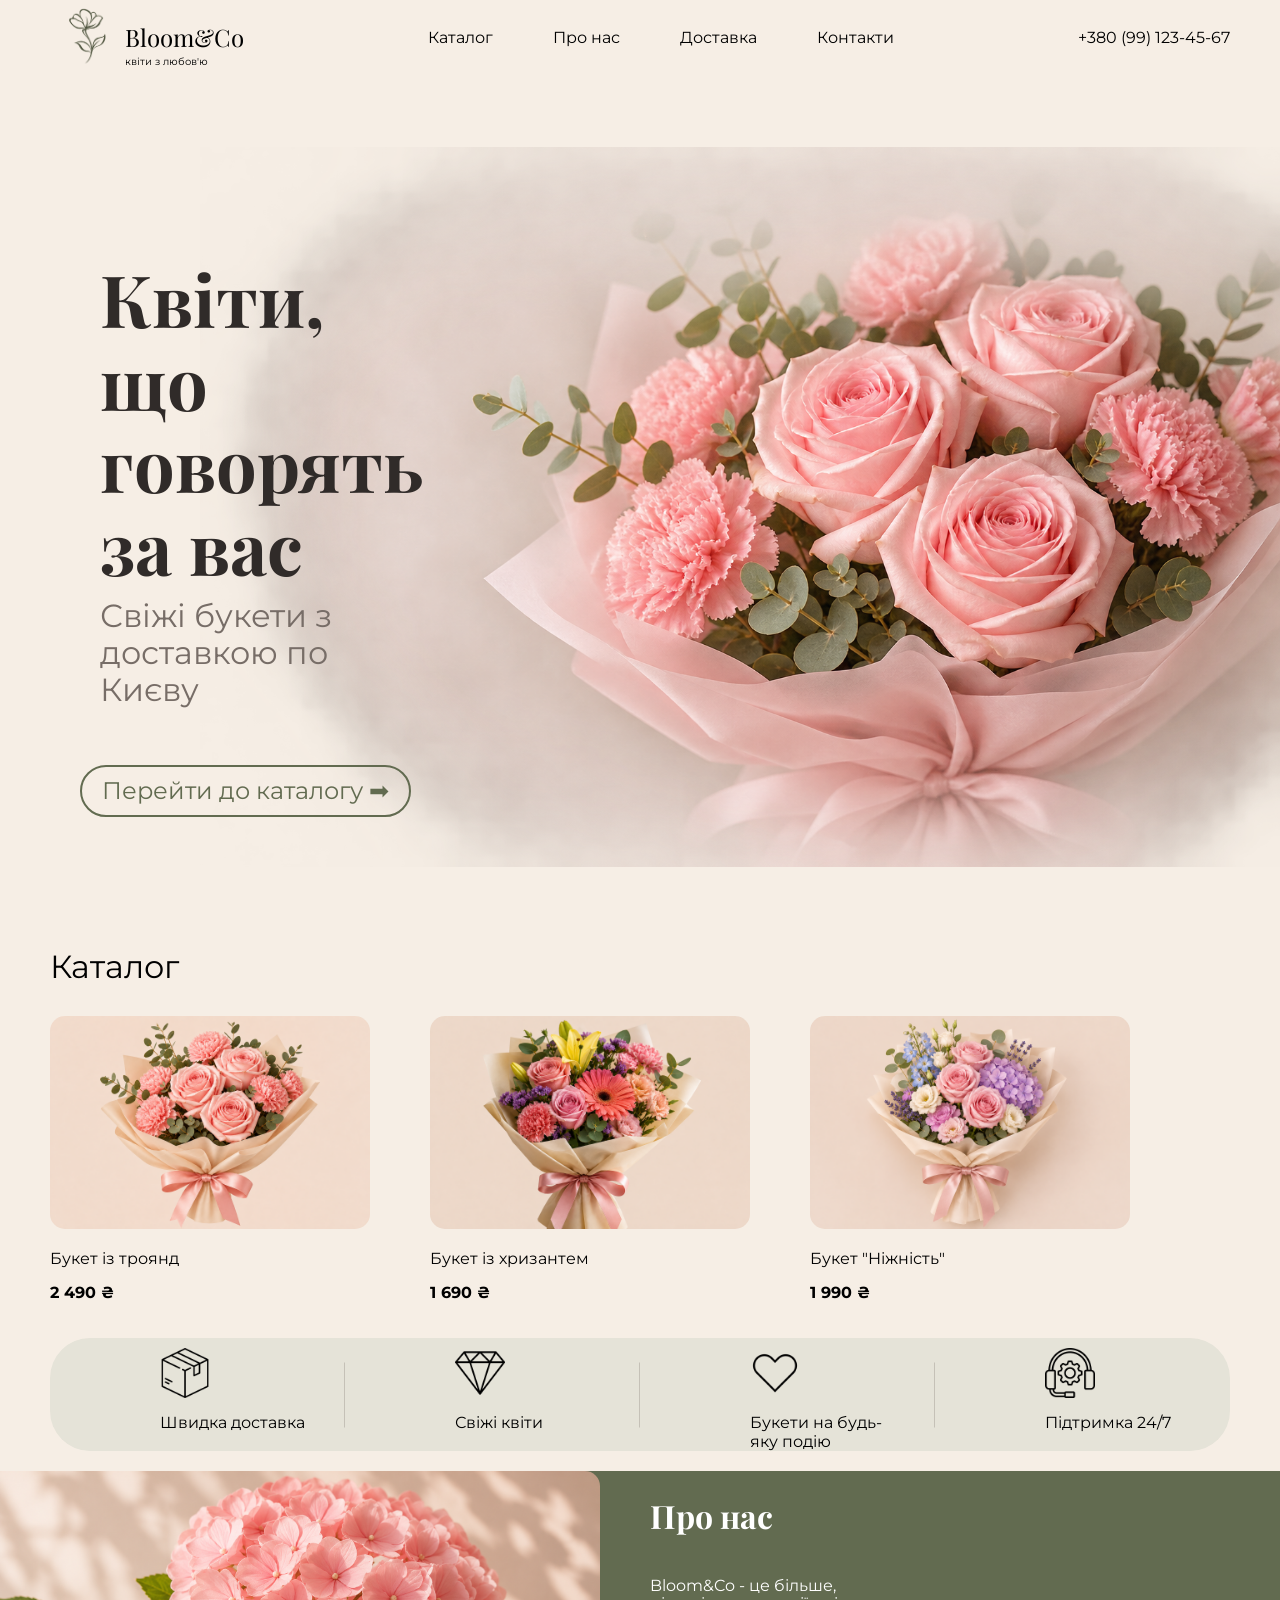
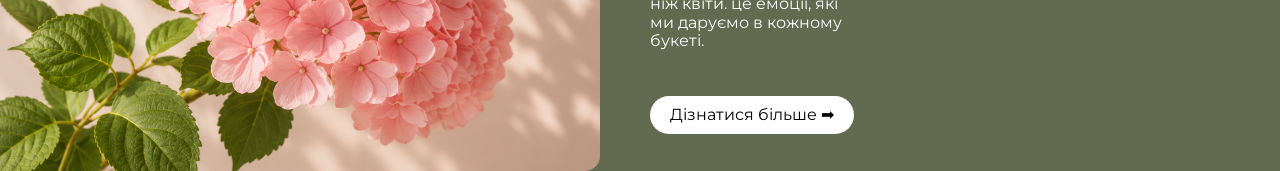
<file: index.html>
<!doctype html>
<html lang="en">
  <head>
    <meta charset="UTF-8" />
    <meta name="viewport" content="width=device-width, initial-scale=1.0" />
    <link
      rel="stylesheet"
      href="https://cdnjs.cloudflare.com/ajax/libs/modern-normalize/3.0.1/modern-normalize.min.css"
    />
    <link rel="preconnect" href="https://fonts.googleapis.com" />
    <link rel="preconnect" href="https://fonts.gstatic.com" crossorigin />
    <link
      href="https://fonts.googleapis.com/css2?family=Montserrat:ital,wght@0,100..900;1,100..900&family=Playfair+Display:ital,wght@0,410..900;1,410..900&display=swap"
      rel="stylesheet"
    />
    <link rel="stylesheet" href="./css/link.css" />
    <title>Bloom&Co</title>
  </head>
  <body>
    <header>
      <div class="header container">
        <div class="logo">
          <a href="./index.html"
            ><img src="./images/logo.png" alt="Logo" width="75"
          /></a>
          <div class="logo-title">
            <p class="logo-title-title">Bloom&Co</p>
            <p class="logo-title-sub-title">квіти з любов'ю</p>
          </div>
        </div>

        <div class="nav">
          <nav class="nav-list">
            <a href="./catalog.html" class="nav-item">Каталог</a>
            <a href="./about-us.html" class="nav-item">Про нас</a>
            <a href="./delivery.html" class="nav-item">Доставка</a>
            <a href="./contacts.html" class="nav-item">Контакти</a>
          </nav>
        </div>

        <a href="tel:380991234567" class="nav-item">+380 (99) 123-45-67</a>
      </div>
    </header>
    <main>
      <section id="hero" class="hero">
        <div class="titles container">
          <h1 class="hero-title">Квіти, що говорять за вас</h1>
          <p class="hero-sub-title">Свіжі букети з доставкою по Києву</p>
          <a href="./catalog.html" class="catalog-button"
            >Перейти до каталогу ➡︎</a
          >
        </div>
      </section>
      <section id="small-catalog">
        <div class="small-catalog container">
          <p class="small-catalog-title">Каталог</p>
          <div class="small-catalog-line">
            <div class="small-catalog-card">
              <img src="./images/flower-1.png" alt="flower" width="410" />
              <p>Букет із троянд</p>
              <p class="catalog-price">2 490 ₴</p>
            </div>

            <div class="small-catalog-card">
              <img src="./images/flower-2.png" alt="flower" width="410" />
              <p>Букет із хризантем</p>
              <p class="catalog-price">1 690 ₴</p>
            </div>

            <div class="small-catalog-card">
              <img src="./images/flower-3.png" alt="flower" width="410" />
              <p>Букет "Ніжність"</p>
              <p class="catalog-price">1 990 ₴</p>
            </div>
          </div>
        </div>
      </section>

      <section id="features">
        <div class="features container">
          <div class="features-list">
            <div class="feature">
              <img
                src="./images/delivery.png"
                alt="delivery ico"
                width="50"
                class="feature-img"
              />
              <p class="feature-text">Швидка доставка</p>
            </div>

            <div class="feature">
              <img
                src="./images/diamond.png"
                alt="diamond ico"
                width="50"
                class="feature-img"
              />
              <p class="feature-text">Свіжі квіти</p>
            </div>

            <div class="feature">
              <img
                src="./images/heart.png"
                alt="heart ico"
                width="50"
                class="feature-img"
              />
              <p class="feature-text">Букети на будь-яку подію</p>
            </div>

            <div class="feature">
              <img
                src="./images/support.png"
                alt="support ico"
                width="50"
                class="feature-img"
              />
              <p class="feature-text">Підтримка 24/7</p>
            </div>
          </div>
        </div>
      </section>
      <section id="about-us">
        <div class="about-us">
          <img
            src="./images/about-us.png"
            alt="about us img"
            width="600"
            class="about-us-img"
          />
          <div class="about-us-text">
            <h1 class="about-us-title">Про нас</h1>
            <p class="about-us-sub-title">
              Bloom&Co - це більше, ніж квіти. це емоції, які ми даруємо в
              кожному букеті.
            </p>
            <a href="./about-us.html" class="more-button">Дізнатися більше ➡︎</a>
          </div>
        </div>
      </section>
    </main>
    <footer></footer>
  </body>
</html>
</file>
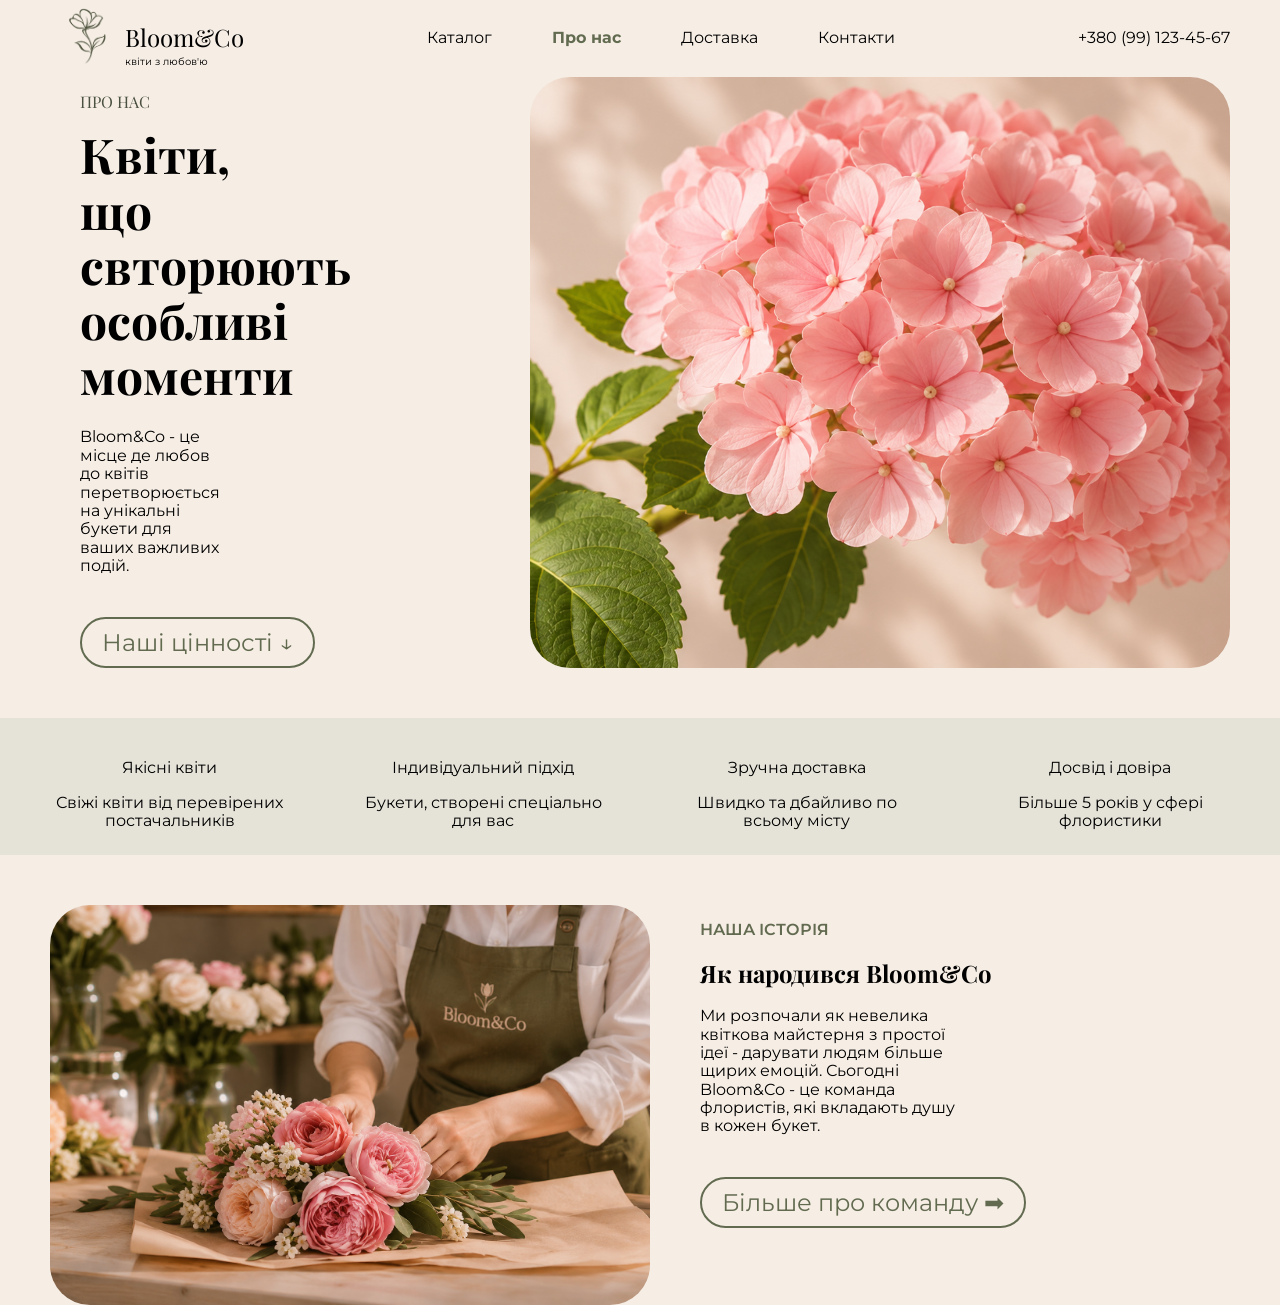
<file: about-us.html>
<!doctype html>
<html lang="en">
  <head>
    <meta charset="UTF-8" />
    <meta name="viewport" content="width=device-width, initial-scale=1.0" />
    <link
      rel="stylesheet"
      href="https://cdnjs.cloudflare.com/ajax/libs/modern-normalize/3.0.1/modern-normalize.min.css"
    />
    <link rel="preconnect" href="https://fonts.googleapis.com" />
    <link rel="preconnect" href="https://fonts.gstatic.com" crossorigin />
    <link
      href="https://fonts.googleapis.com/css2?family=Montserrat:ital,wght@0,100..900;1,100..900&family=Playfair+Display:ital,wght@0,410..900;1,410..900&display=swap"
      rel="stylesheet"
    />
    <link rel="stylesheet" href="./css/link.css" />
    <title>Bloom&Co</title>
  </head>
  <body>
    <header>
      <div class="header container">
        <div class="logo">
          <a href="./index.html"
            ><img src="./images/logo.png" alt="Logo" width="75"
          /></a>
          <div class="logo-title">
            <p class="logo-title-title">Bloom&Co</p>
            <p class="logo-title-sub-title">квіти з любов'ю</p>
          </div>
        </div>

        <div class="nav">
          <nav class="nav-list">
            <a href="./catalog.html" class="nav-item">Каталог</a>
            <a href="./about-us.html" class="nav-item current-page">Про нас</a>
            <a href="./delivery.html" class="nav-item">Доставка</a>
            <a href="./contacts.html" class="nav-item">Контакти</a>
          </nav>
        </div>

        <a href="tel:380991234567" class="nav-item">+380 (99) 123-45-67</a>
      </div>
    </header>
    <main>
      <section class="container" id="hero">
        <div class="about-us-hero">
          <div class="about-us-hero-titles">
            <p class="about-us-hero-upper-title">ПРО НАС</p>
            <h1 class="about-us-hero-title">
              Квіти, що свторюють особливі моменти
            </h1>
            <p class="about-us-hero-sub-title">
              Bloom&Co - це місце де любов до квітів перетворюється на унікальні
              букети для ваших важливих подій.
            </p>

            <a href="#features" class="about-us-hero-button">Наші цінності ↓</a>
          </div>
          <img
            src="./images/about-us.png"
            alt="about us hero"
            width="700px"
            class="about-us-hero-img"
          />
        </div>
      </section>

      <section id="features">
        <div class="about-us-features">
          <div class="about-us-feature">
            <p>Якісні квіти</p>
            <p class="about-us-feature-sub-title">
              Свіжі квіти від перевірених постачальників
            </p>
          </div>
          <div class="about-us-feature">
            <p>Індивідуальний підхід</p>
            <p class="about-us-feature-sub-title">
              Букети, створені спеціально для вас
            </p>
          </div>
          <div class="about-us-feature">
            <p>Зручна доставка</p>
            <p class="about-us-feature-sub-title">
              Швидко та дбайливо по всьому місту
            </p>
          </div>
          <div class="about-us-feature">
            <p>Досвід і довіра</p>
            <p class="about-us-feature-sub-title">
              Більше 5 років у сфері флористики
            </p>
          </div>
        </div>
      </section>

      <section id="how-created" class="container">
        <div class="how-created">
          <img
            src="./images/how-created.png"
            alt="how created"
            width="600"
            class="how-created-img"
          />

          <div class="how-created-text">
            <p class="how-created-upper-title">Наша Історія</p>
            <h1 class="how-created-title">Як народився Bloom&Co</h1>
            <p class="how-created-sub-title">
              Ми розпочали як невелика квіткова майстерня з простої ідеї -
              дарувати людям більше щирих емоцій. Сьогодні Bloom&Co - це команда
              флористів, які вкладають душу в кожен букет.
            </p>

            <a href="#" class="how-created-button">Більше про команду ➡︎</a>
          </div>
        </div>
      </section>
    </main>
    <footer></footer>
  </body>
</html>
</file>
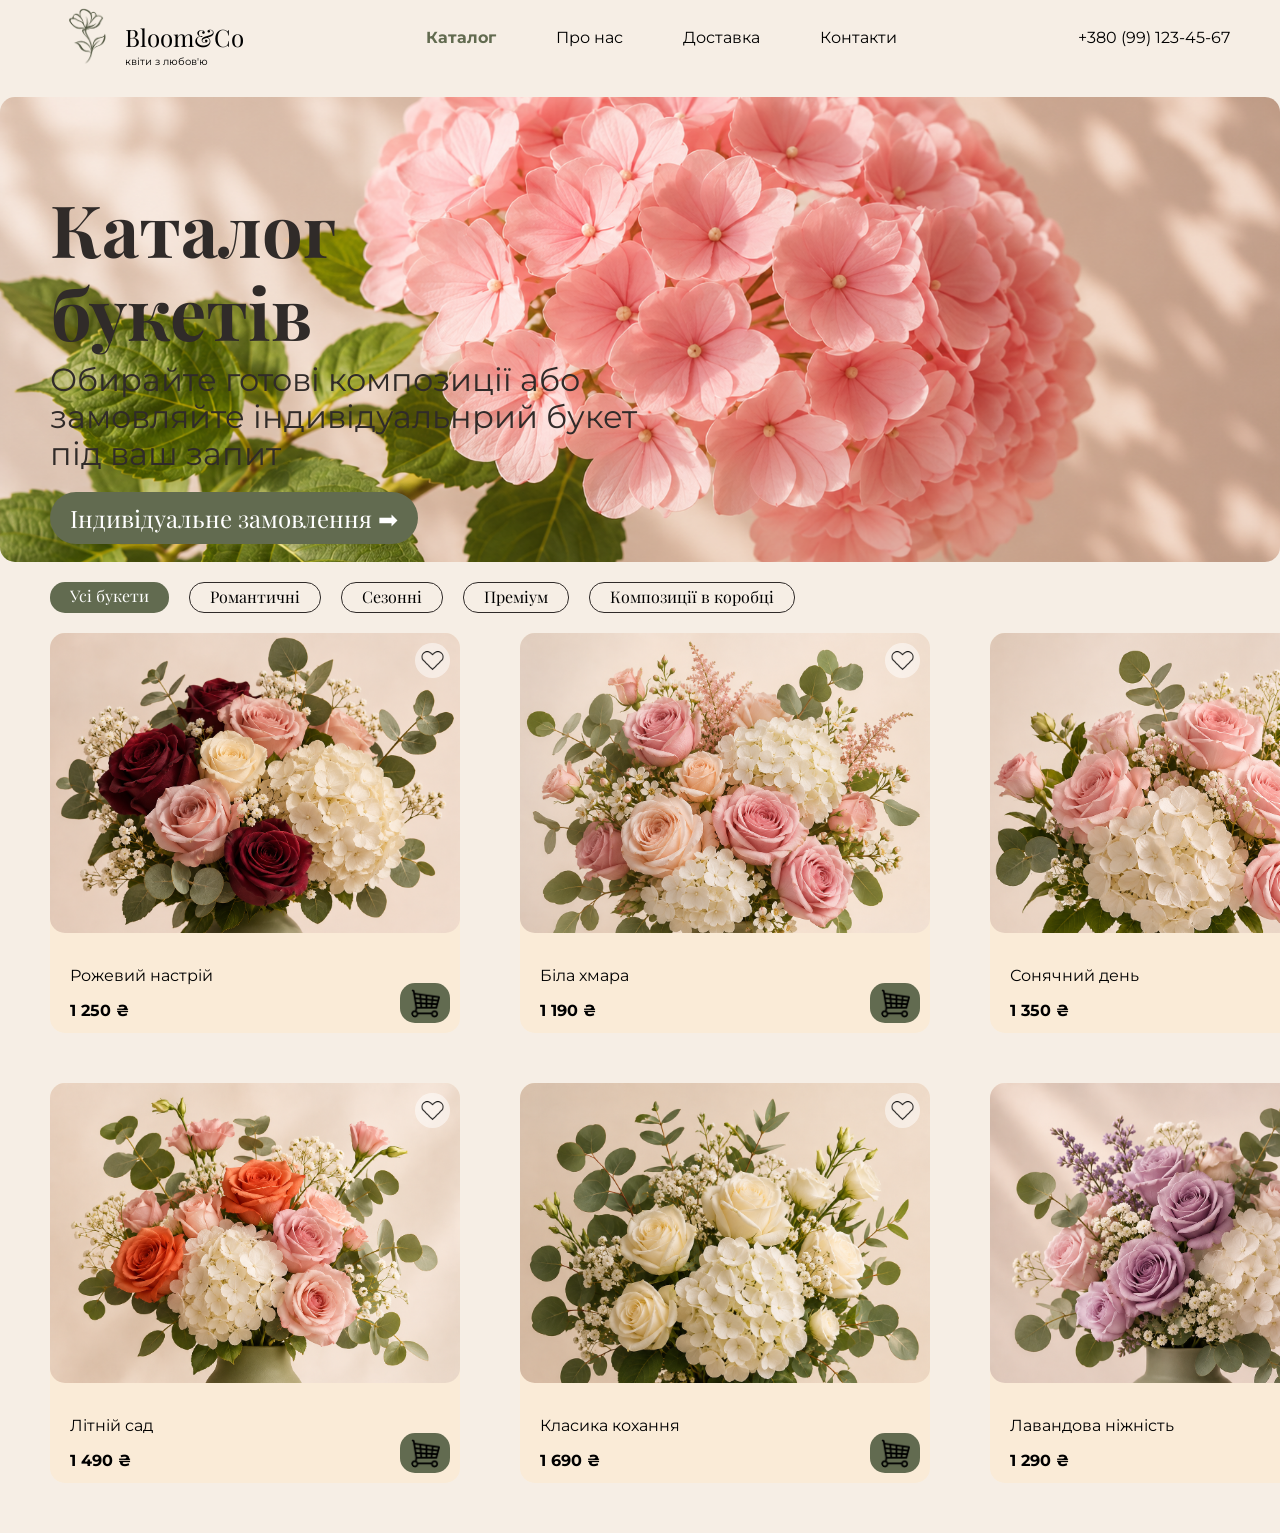
<file: catalog.html>
<!doctype html>
<html lang="en">
  <head>
    <meta charset="UTF-8" />
    <meta name="viewport" content="width=device-width, initial-scale=1.0" />
    <link
      rel="stylesheet"
      href="https://cdnjs.cloudflare.com/ajax/libs/modern-normalize/3.0.1/modern-normalize.min.css"
    />
    <link rel="preconnect" href="https://fonts.googleapis.com" />
    <link rel="preconnect" href="https://fonts.gstatic.com" crossorigin />
    <link
      href="https://fonts.googleapis.com/css2?family=Montserrat:ital,wght@0,100..900;1,100..900&family=Playfair+Display:ital,wght@0,410..900;1,410..900&display=swap"
      rel="stylesheet"
    />
    <link rel="stylesheet" href="./css/link.css" />
    <title>Bloom&Co</title>
  </head>
  <body>
    <header>
      <div class="header container">
        <div class="logo">
          <a href="./index.html"
            ><img src="./images/logo.png" alt="Logo" width="75"
          /></a>
          <div class="logo-title">
            <p class="logo-title-title">Bloom&Co</p>
            <p class="logo-title-sub-title">квіти з любов'ю</p>
          </div>
        </div>

        <div class="nav">
          <nav class="nav-list">
            <a href="./catalog.html" class="nav-item current-page">Каталог</a>
            <a href="./about-us.html" class="nav-item">Про нас</a>
            <a href="./delivery.html" class="nav-item">Доставка</a>
            <a href="./contacts.html" class="nav-item">Контакти</a>
          </nav>
        </div>

        <a href="tel:380991234567" class="nav-item">+380 (99) 123-45-67</a>
      </div>
    </header>
    <main>
      <section id="catalog-hero">
        <div class="catalog-hero">
          <h1 class="catalog-hero-title">Каталог букетів</h1>
          <p class="catalog-hero-sub-title">
            Обирайте готові композиції або замовляйте індивідуальнрий букет під
            ваш запит
          </p>

          <a href="#catalog" class="catalog-hero-button"
            >Індивідуальне замовлення ➡︎</a
          >
        </div>
      </section>

      <section id="catalog" class="container">
        <div class="catalog">
          <div class="catalog-filters">
            <div class="catalog-filter current-filter">
              <p class="catalog-filter-text">Усі букети</p>
            </div>
            <div class="catalog-filter">
              <p class="catalog-filter-text">Романтичні</p>
            </div>
            <div class="catalog-filter">
              <p class="catalog-filter-text">Сезонні</p>
            </div>
            <div class="catalog-filter">
              <p class="catalog-filter-text">Преміум</p>
            </div>
            <div class="catalog-filter">
              <p class="catalog-filter-text">Композиції в коробці</p>
            </div>
          </div>
          <div class="catalog-line">
            <div class="catalog-item">
              <img
                src="./images/flower-4.png"
                alt="Flower"
                width="410"
                height="300"
                class="item-img"
              />
              <button>
                <img
                  src="./images/heart.png"
                  alt="Like"
                  class="item-like"
                  width="35"
                />
              </button>

              <div class="catalog-about">
                <div class="catalog-titles">
                  <p class="catalog-item-title">Рожевий настрій</p>
                  <p class="catalog-price catalog-item-title">1 250 ₴</p>
                </div>

                <button>
                  <img
                    src="./images/cart.png"
                    alt="cart"
                    class="cart-button"
                    width="50px"
                  />
                </button>
              </div>
            </div>

            <div class="catalog-item">
              <img
                src="./images/flower-5.png"
                alt="Flower"
                width="410"
                height="300"
                class="item-img"
              />
              <button>
                <img
                  src="./images/heart.png"
                  alt="Like"
                  class="item-like"
                  width="35"
                />
              </button>

              <div class="catalog-about">
                <div class="catalog-titles">
                  <p class="catalog-item-title">Біла хмара</p>
                  <p class="catalog-price catalog-item-title">1 190 ₴</p>
                </div>

                <button>
                  <img
                    src="./images/cart.png"
                    alt="cart"
                    class="cart-button"
                    width="50px"
                  />
                </button>
              </div>
            </div>

            <div class="catalog-item">
              <img
                src="./images/flower-6.png"
                alt="Flower"
                width="410"
                height="300"
                class="item-img"
              />
              <button>
                <img
                  src="./images/heart.png"
                  alt="Like"
                  class="item-like"
                  width="35"
                />
              </button>

              <div class="catalog-about">
                <div class="catalog-titles">
                  <p class="catalog-item-title">Сонячний день</p>
                  <p class="catalog-price catalog-item-title">1 350 ₴</p>
                </div>

                <button>
                  <img
                    src="./images/cart.png"
                    alt="cart"
                    class="cart-button"
                    width="50px"
                  />
                </button>
              </div>
            </div>
          </div>

          <div class="catalog-line">
            <div class="catalog-item">
              <img
                src="./images/flower-7.png"
                alt="Flower"
                width="410"
                height="300"
                class="item-img"
              />
              <button>
                <img
                  src="./images/heart.png"
                  alt="Like"
                  class="item-like"
                  width="35"
                />
              </button>

              <div class="catalog-about">
                <div class="catalog-titles">
                  <p class="catalog-item-title">Літній сад</p>
                  <p class="catalog-price catalog-item-title">1 490 ₴</p>
                </div>

                <button>
                  <img
                    src="./images/cart.png"
                    alt="cart"
                    class="cart-button"
                    width="50px"
                  />
                </button>
              </div>
            </div>

            <div class="catalog-item">
              <img
                src="./images/flower-8.png"
                alt="Flower"
                width="410"
                height="300"
                class="item-img"
              />
              <button>
                <img
                  src="./images/heart.png"
                  alt="Like"
                  class="item-like"
                  width="35"
                />
              </button>

              <div class="catalog-about">
                <div class="catalog-titles">
                  <p class="catalog-item-title">Класика кохання</p>
                  <p class="catalog-price catalog-item-title">1 690 ₴</p>
                </div>

                <button>
                  <img
                    src="./images/cart.png"
                    alt="cart"
                    class="cart-button"
                    width="50px"
                  />
                </button>
              </div>
            </div>

            <div class="catalog-item">
              <img
                src="./images/flower-9.png"
                alt="Flower"
                width="410"
                height="300"
                class="item-img"
              />
              <button>
                <img
                  src="./images/heart.png"
                  alt="Like"
                  class="item-like"
                  width="35"
                />
              </button>

              <div class="catalog-about">
                <div class="catalog-titles">
                  <p class="catalog-item-title">Лавандова ніжність</p>
                  <p class="catalog-price catalog-item-title">1 290 ₴</p>
                </div>

                <button>
                  <img
                    src="./images/cart.png"
                    alt="cart"
                    class="cart-button"
                    width="50px"
                  />
                </button>
              </div>
            </div>
          </div>
        </div>
      </section>
    </main>
    <footer></footer>
  </body>
</html>
</file>
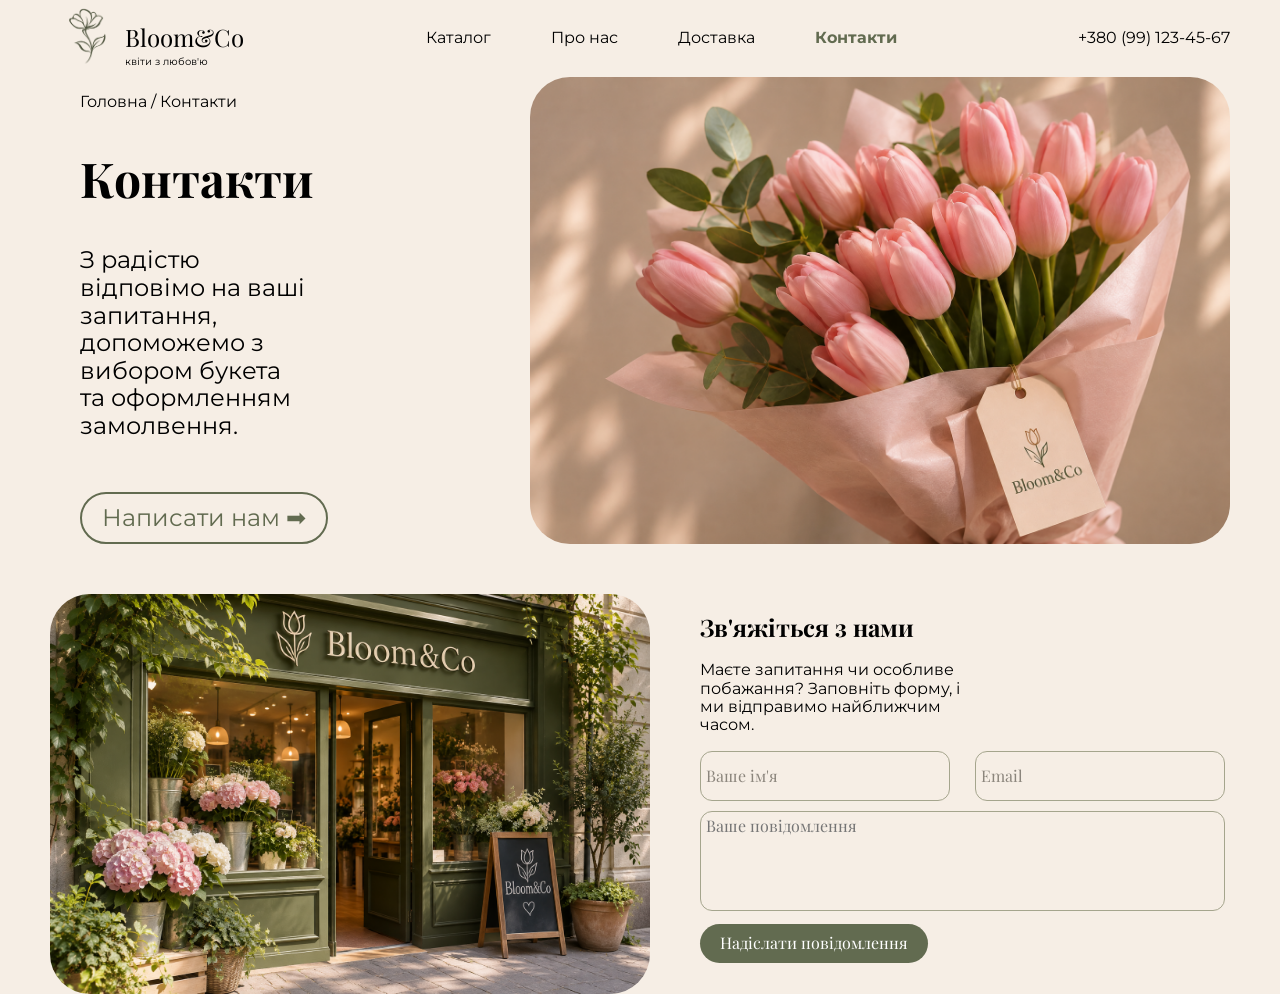
<file: contacts.html>
<!doctype html>
<html lang="en">
  <head>
    <meta charset="UTF-8" />
    <meta name="viewport" content="width=device-width, initial-scale=1.0" />
    <link
      rel="stylesheet"
      href="https://cdnjs.cloudflare.com/ajax/libs/modern-normalize/3.0.1/modern-normalize.min.css"
    />
    <link rel="preconnect" href="https://fonts.googleapis.com" />
    <link rel="preconnect" href="https://fonts.gstatic.com" crossorigin />
    <link
      href="https://fonts.googleapis.com/css2?family=Montserrat:ital,wght@0,100..900;1,100..900&family=Playfair+Display:ital,wght@0,410..900;1,410..900&display=swap"
      rel="stylesheet"
    />
    <link rel="stylesheet" href="./css/link.css" />
    <title>Bloom&Co</title>
  </head>
  <body>
    <header>
      <div class="header container">
        <div class="logo">
          <a href="./index.html"
            ><img src="./images/logo.png" alt="Logo" width="75"
          /></a>
          <div class="logo-title">
            <p class="logo-title-title">Bloom&Co</p>
            <p class="logo-title-sub-title">квіти з любов'ю</p>
          </div>
        </div>

        <div class="nav">
          <nav class="nav-list">
            <a href="./catalog.html" class="nav-item">Каталог</a>
            <a href="./about-us.html" class="nav-item">Про нас</a>
            <a href="./delivery.html" class="nav-item">Доставка</a>
            <a href="./contacts.html" class="nav-item current-page">Контакти</a>
          </nav>
        </div>

        <a href="tel:380991234567" class="nav-item">+380 (99) 123-45-67</a>
      </div>
    </header>
    <main>
      <section id="hero">
        <div class="contacts-hero container">
          <div class="contacts-hero-titles">
            <p class="contacts-hero-upper-title">Головна / Контакти</p>
            <h1 class="contacts-hero-title">Контакти</h1>
            <p class="contacts-hero-sub-title">
              З радістю відповімо на ваші запитання, допоможемо з вибором букета
              та оформленням замолвення.
            </p>
          </div>
          <img
            src="./images/contacts-hero.png"
            alt="contacts hero img"
            class="contacts-hero-img"
            width="700px"
          />

          <a href="#contacts" class="contacts-hero-button">Написати нам ➡︎</a>
        </div>
      </section>

      <section id="contacts">
        <div class="contacts container">
          <img
            src="./images/contacts.png"
            alt="contacts img"
            width="600"
            class="contacts-img"
          />
          <div class="contacts-titles">
            <h1 class="contacts-title">Зв'яжіться з нами</h1>
            <p class="contacts-sub-title">
              Маєте запитання чи особливе побажання? Заповніть форму, і ми
              відправимо найближчим часом.
            </p>

            <form class="contacts-form">
              <div class="contacts-first-line">
                <input
                  type="text"
                  placeholder="Ваше ім'я"
                  class="contact-input"
                />
                <input type="email" placeholder="Email" class="contact-input" />
              </div>
              <textarea
                name="ur-message"
                class="contacts-textarea"
                placeholder="Ваше повідомлення"
              ></textarea>
            </form>

            <button type="submit" class="contacts-submit-button">
              Надіслати повідомлення
            </button>
          </div>
        </div>
      </section>
    </main>
    <footer></footer>
  </body>
</html>
</file>
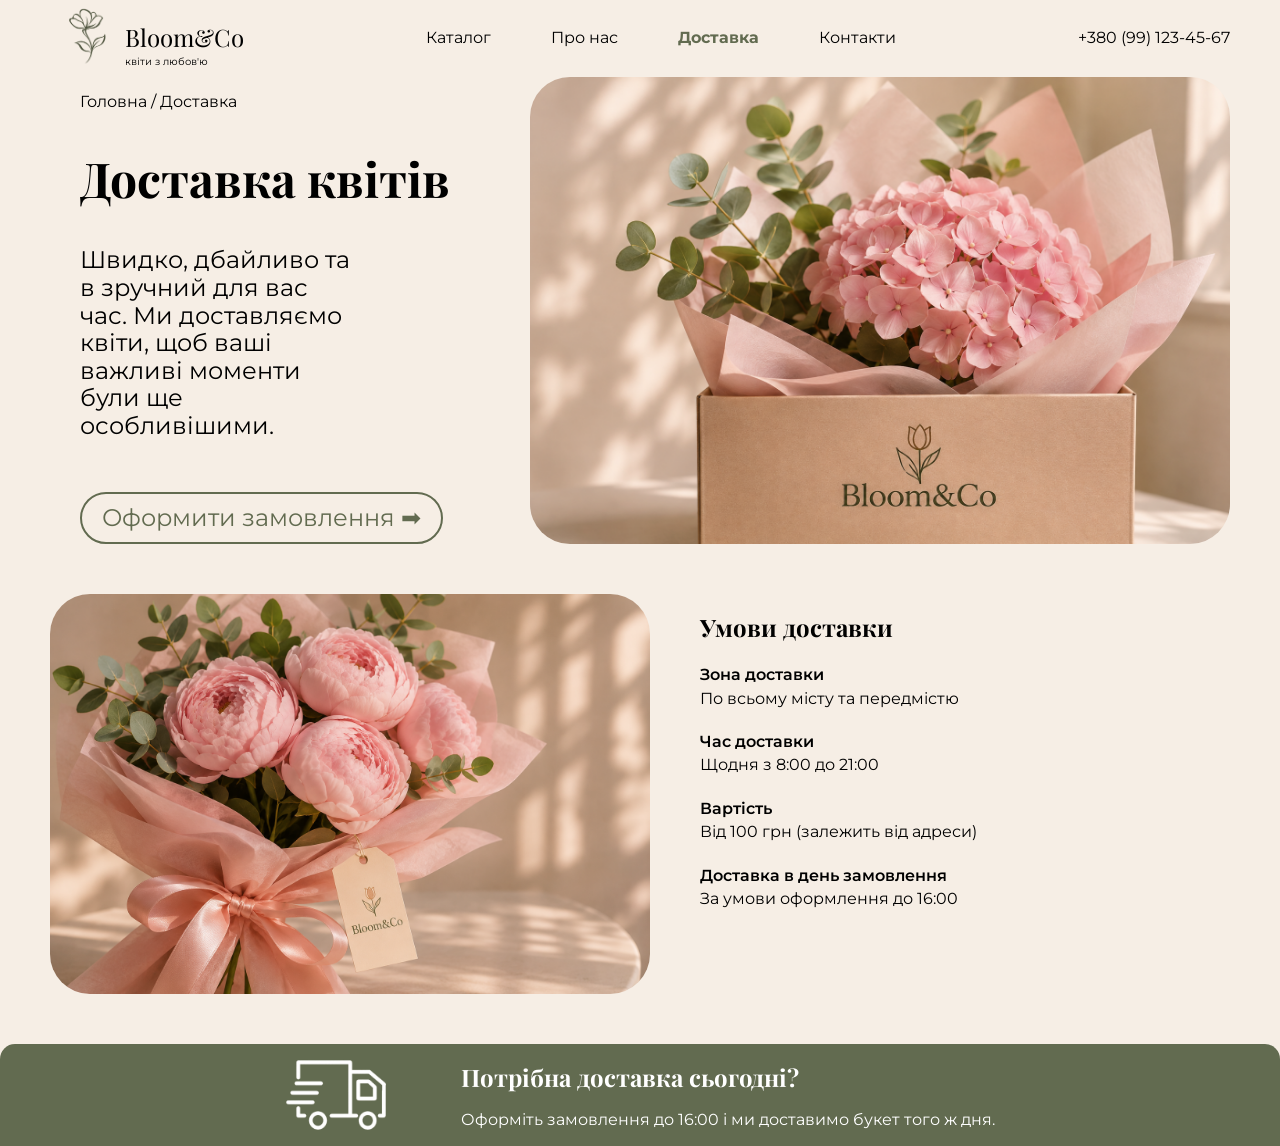
<file: delivery.html>
<!doctype html>
<html lang="en">
  <head>
    <meta charset="UTF-8" />
    <meta name="viewport" content="width=device-width, initial-scale=1.0" />
    <link
      rel="stylesheet"
      href="https://cdnjs.cloudflare.com/ajax/libs/modern-normalize/3.0.1/modern-normalize.min.css"
    />
    <link rel="preconnect" href="https://fonts.googleapis.com" />
    <link rel="preconnect" href="https://fonts.gstatic.com" crossorigin />
    <link
      href="https://fonts.googleapis.com/css2?family=Montserrat:ital,wght@0,100..900;1,100..900&family=Playfair+Display:ital,wght@0,410..900;1,410..900&display=swap"
      rel="stylesheet"
    />
    <link rel="stylesheet" href="./css/link.css" />
    <title>Bloom&Co</title>
  </head>
  <body>
    <header>
      <div class="header container">
        <div class="logo">
          <a href="./index.html"
            ><img src="./images/logo.png" alt="Logo" width="75"
          /></a>
          <div class="logo-title">
            <p class="logo-title-title">Bloom&Co</p>
            <p class="logo-title-sub-title">квіти з любов'ю</p>
          </div>
        </div>

        <div class="nav">
          <nav class="nav-list">
            <a href="./catalog.html" class="nav-item">Каталог</a>
            <a href="./about-us.html" class="nav-item">Про нас</a>
            <a href="./delivery.html" class="nav-item current-page">Доставка</a>
            <a href="./contacts.html" class="nav-item">Контакти</a>
          </nav>
        </div>

        <a href="tel:380991234567" class="nav-item">+380 (99) 123-45-67</a>
      </div>
    </header>
    <main>
      <section id="hero">
        <div class="delivery-hero container">
          <div class="delivery-titles">
            <p class="delivery-upper-title">Головна / Доставка</p>
            <h1 class="delivery-title">Доставка квітів</h1>
            <p class="delivery-sub-title">
              Швидко, дбайливо та в зручний для вас час. Ми доставляємо квіти,
              щоб ваші важливі моменти були ще особливішими.
            </p>

            <a href="#" class="delivery-hero-button">Оформити замовлення ➡</a>
          </div>
          <img
            src="./images/delicery-hero.png"
            alt="delivery img"
            class="delivery-hero-img"
            width="700px"
          />
        </div>
      </section>
      <section id="delivery-cond">
        <div class="delivery-cond container">
          <img
            src="./images/delivery-cond.png"
            alt="delivery img"
            class="delivery-cond-img"
            width="600px"
          />
          <div class="delivery-cond-texts">
            <h1 class="delivery-cond-title">Умови доставки</h1>

            <p class="delivery-cond-text-sub-title">Зона доставки</p>
            <p class="delivery-cond-text-sub-sub-title">
              По всьому місту та передмістю
            </p>

            <p class="delivery-cond-text-sub-title">Час доставки</p>
            <p class="delivery-cond-text-sub-sub-title">
              Щодня з 8:00 до 21:00
            </p>

            <p class="delivery-cond-text-sub-title">Вартість</p>
            <p class="delivery-cond-text-sub-sub-title">
              Від 100 грн (залежить від адреси)
            </p>

            <p class="delivery-cond-text-sub-title">
              Доставка в день замовлення
            </p>
            <p class="delivery-cond-text-sub-sub-title">
              За умови оформлення до 16:00
            </p>
          </div>
        </div>
      </section>
      <section id="delivery-today">
        <div class="delivery-today">
          <div class="delivery-today-content">
            <img src="./images/delivery-2.png" alt="" width="100px" />
            <div class="delivery-today-texts">
              <h1 class="delivery-today-title">Потрібна доставка сьогодні?</h1>
              <p>
                Оформіть замовлення до 16:00 і ми доставимо букет того ж дня.
              </p>
            </div>
          </div>
        </div>
      </section>
    </main>
    <footer></footer>
  </body>
</html>
</file>
<file: css/link.css>
@import "./common.css";
@import "./main.css";
@import "./catalog.css";
@import "./about-us.css";
@import "./delivery.css";
@import "./contacts.css";
</file>
